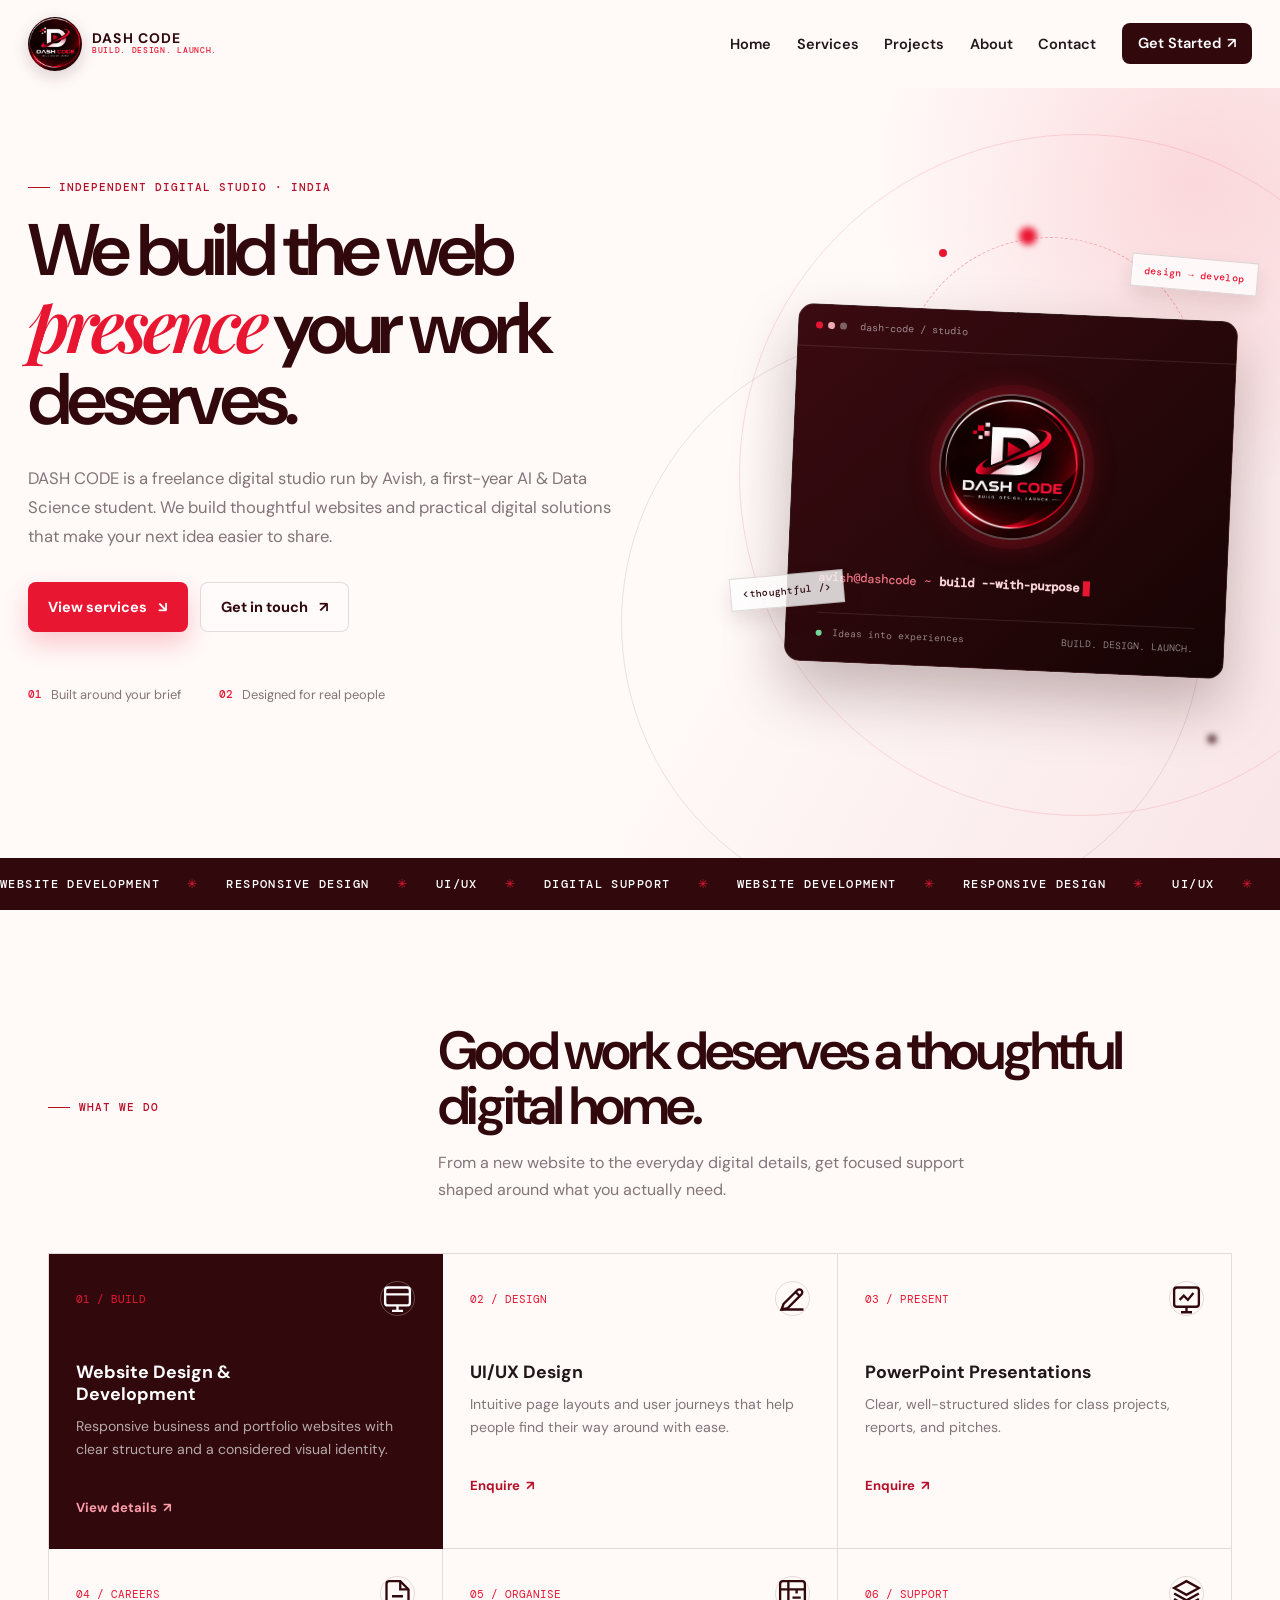
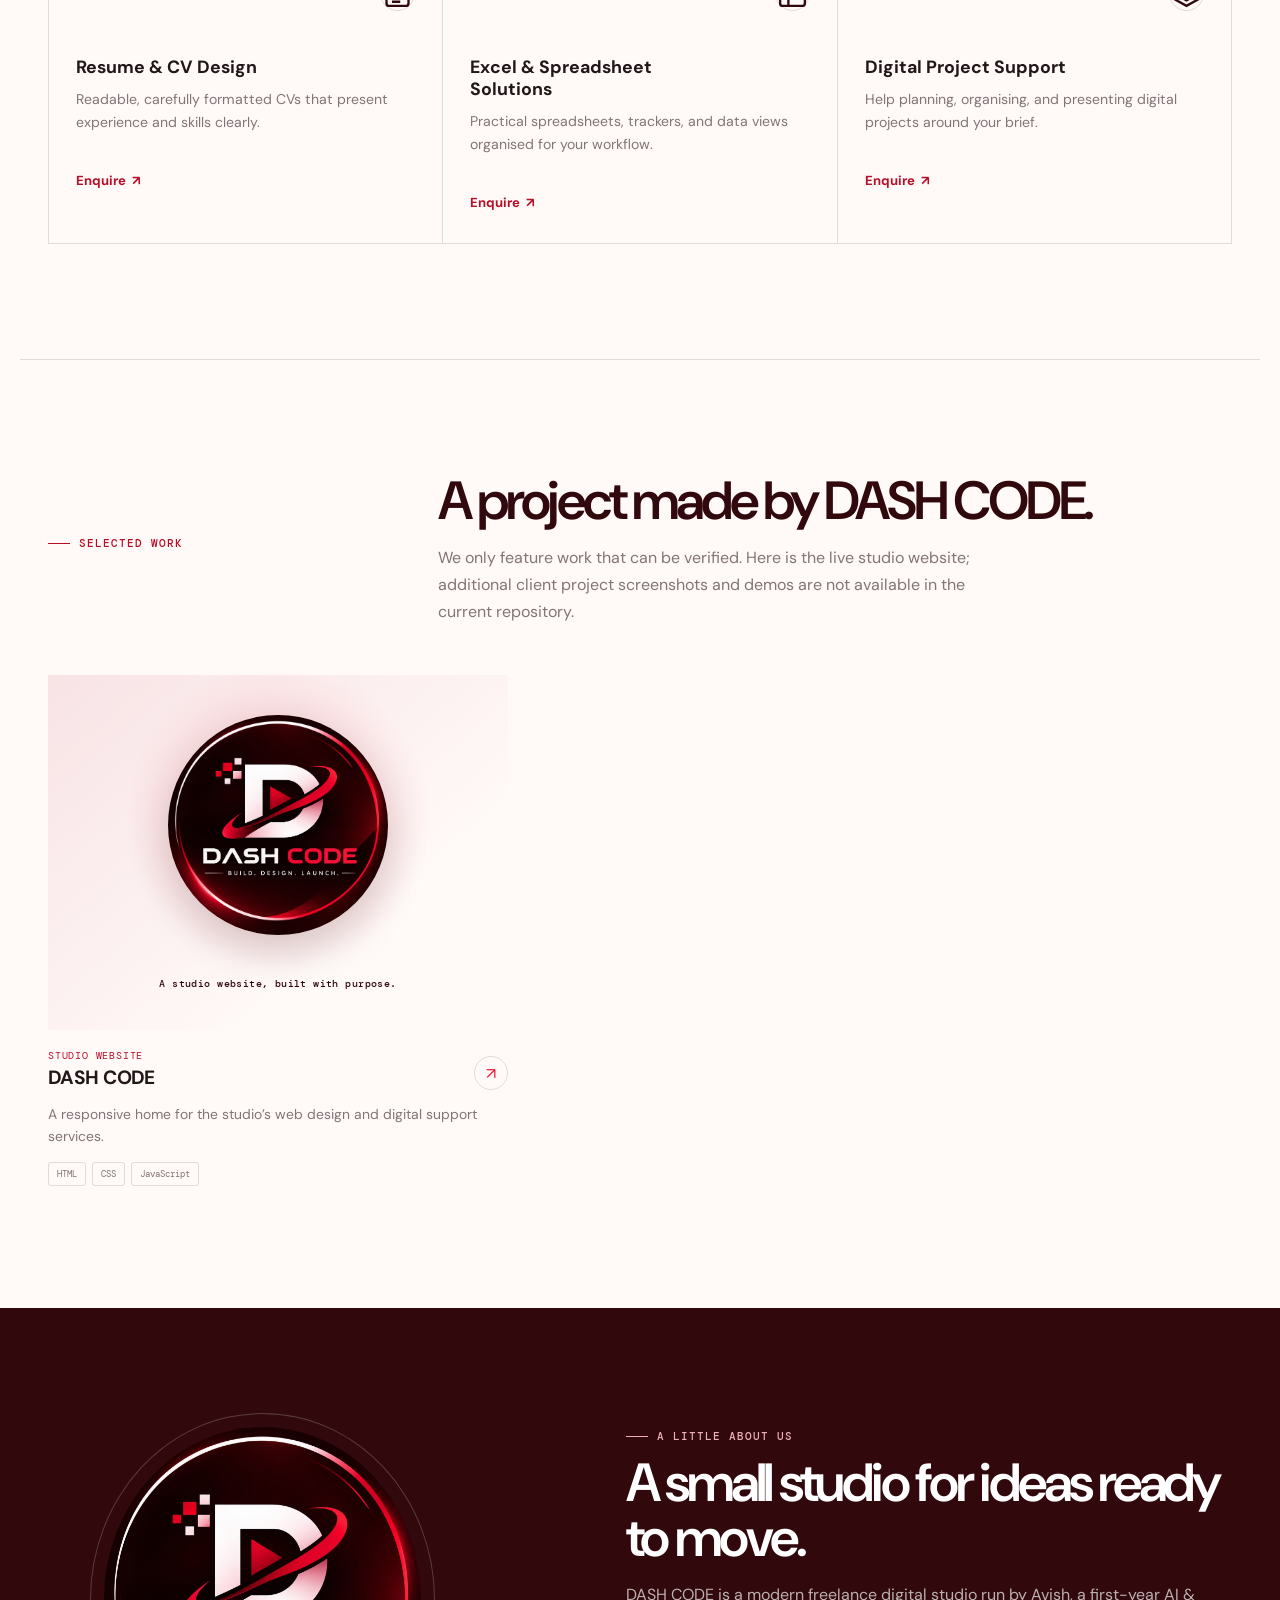
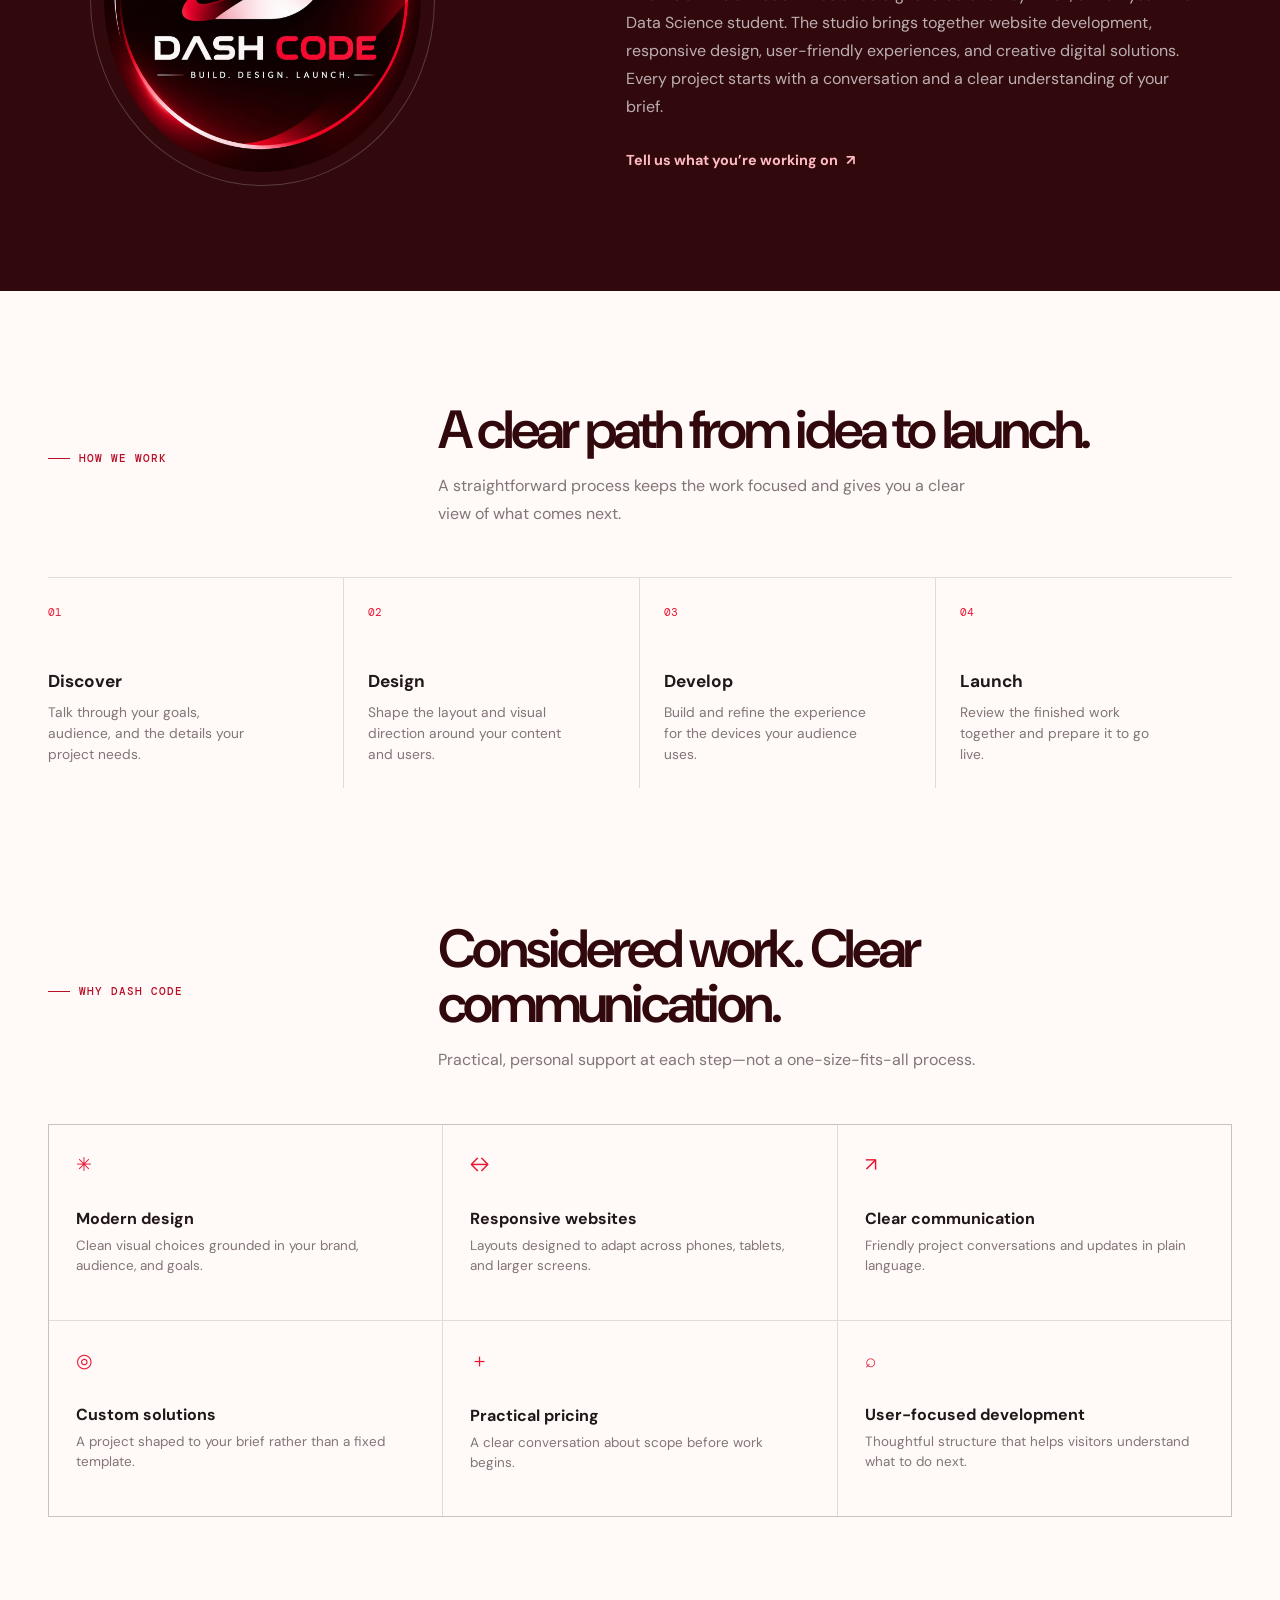
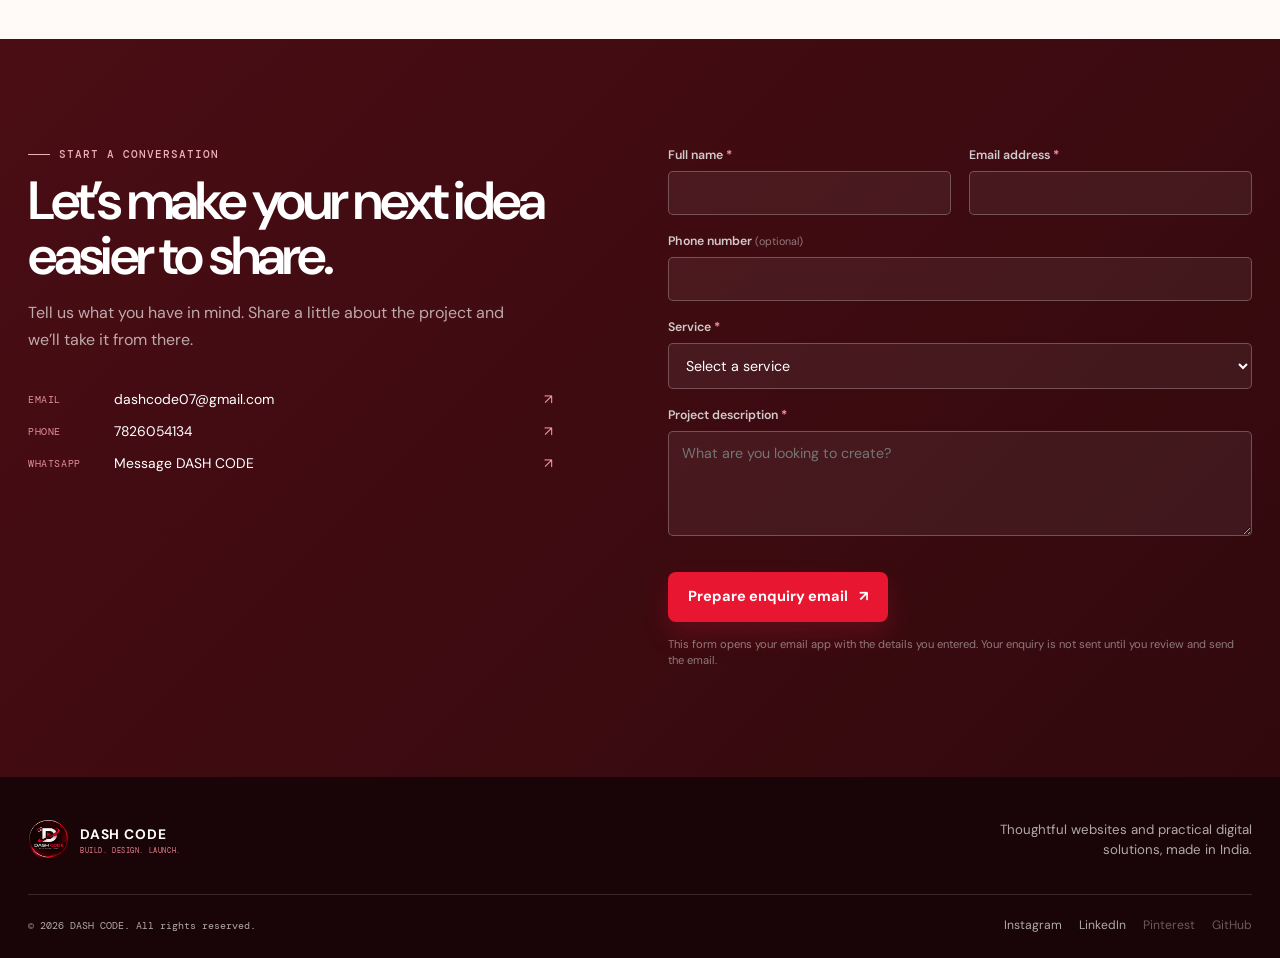
<file: index.html>
<!DOCTYPE html>
<html lang="en">
<head>
    <meta charset="UTF-8">
    <meta name="viewport" content="width=device-width, initial-scale=1">
    <meta name="theme-color" content="#31090D">
    <title>DASH CODE | Freelance Web Developer &amp; Website Design in India</title>
    <meta name="description" content="DASH CODE is an independent digital studio building modern business websites, portfolio sites, and practical digital solutions in India.">
    <link rel="canonical" href="https://dashcode.co.in/">
    <link rel="icon" href="assets/dash-code-logo.png" type="image/png">
    <link rel="apple-touch-icon" href="assets/dash-code-logo.png">
    <meta property="og:type" content="website">
    <meta property="og:site_name" content="DASH CODE">
    <meta property="og:title" content="DASH CODE | Build. Design. Launch.">
    <meta property="og:description" content="Independent web development and digital design in India. Thoughtful websites, built around your work.">
    <meta property="og:url" content="https://dashcode.co.in/">
    <meta property="og:image" content="https://dashcode.co.in/assets/dash-code-logo.png">
    <meta property="og:image:alt" content="DASH CODE logo with the BUILD. DESIGN. LAUNCH. tagline">
    <meta name="twitter:card" content="summary">
    <meta name="twitter:title" content="DASH CODE | Build. Design. Launch.">
    <meta name="twitter:description" content="Independent web development and digital design in India.">
    <meta name="twitter:image" content="https://dashcode.co.in/assets/dash-code-logo.png">
    <link rel="preconnect" href="https://fonts.googleapis.com">
    <link rel="preconnect" href="https://fonts.gstatic.com" crossorigin>
    <link href="https://fonts.googleapis.com/css2?family=DM+Mono:wght@400;500&family=DM+Sans:opsz,wght@9..40,400;9..40,500;9..40,600;9..40,700&family=Playfair+Display:ital,wght@0,600;0,700;1,600;1,700&display=swap" rel="stylesheet">
    <link rel="stylesheet" href="style.css">
    <script src="script.js" defer></script>
    <script type="application/ld+json">
        {
            "@context": "https://schema.org",
            "@type": "ProfessionalService",
            "name": "DASH CODE",
            "url": "https://dashcode.co.in/",
            "logo": "https://dashcode.co.in/assets/dash-code-logo.png",
            "image": "https://dashcode.co.in/assets/dash-code-logo.png",
            "description": "An independent digital studio offering website development, responsive design, and practical digital services in India.",
            "email": "dashcode07@gmail.com",
            "telephone": "+917826054134",
            "areaServed": "India",
            "sameAs": [
                "https://www.instagram.com/dash_.code_?igsh=MW16OGE1c2kxMGt5ZA==",
                "https://www.linkedin.com/in/avish-v-30b599417?utm_source=share_via&utm_content=profile&utm_medium=member_android"
            ],
            "knowsAbout": [
                "Freelance web development",
                "Business website design",
                "Portfolio website development",
                "Responsive web design",
                "UI/UX design"
            ]
        }
    </script>
</head>
<body>
    <a class="skip-link" href="#main-content">Skip to content</a>
    <div class="progress-bar" id="progressBar" aria-hidden="true"></div>
    <header class="site-header">
        <nav class="nav" id="nav" aria-label="Primary navigation">
            <a href="#home" class="brand" aria-label="DASH CODE home">
                <img src="assets/dash-code-logo.png" alt="DASH CODE logo" class="brand-logo" width="54" height="54" fetchpriority="high">
                <span class="brand-copy"><strong>DASH CODE</strong><small>BUILD. DESIGN. LAUNCH.</small></span>
            </a>
            <button class="nav-toggle" id="navToggle" type="button" aria-label="Open navigation menu" aria-controls="navLinks" aria-expanded="false">
                <span></span><span></span><span></span>
            </button>
            <ul class="nav-links" id="navLinks">
                <li><a href="#home">Home</a></li>
                <li><a href="#services">Services</a></li>
                <li><a href="#portfolio">Projects</a></li>
                <li><a href="#about">About</a></li>
                <li><a href="#contact">Contact</a></li>
                <li><a href="#contact" class="nav-cta">Get Started <span aria-hidden="true">↗</span></a></li>
            </ul>
        </nav>
    </header>

    <main id="main-content">
        <section class="hero" id="home">
            <div class="hero-orb hero-orb-one" aria-hidden="true"></div>
            <div class="hero-orb hero-orb-two" aria-hidden="true"></div>
            <div class="hero-inner">
                <div class="hero-copy reveal">
                    <p class="eyebrow"><span aria-hidden="true"></span> Independent digital studio · India</p>
                    <h1>We build the web <em>presence</em> your work deserves.</h1>
                    <p class="hero-sub">DASH CODE is a freelance digital studio run by Avish, a first-year AI &amp; Data Science student. We build thoughtful websites and practical digital solutions that make your next idea easier to share.</p>
                    <div class="hero-actions">
                        <a href="#services" class="btn btn-primary">View services <span aria-hidden="true">↘</span></a>
                        <a href="#contact" class="btn btn-ghost">Get in touch <span aria-hidden="true">↗</span></a>
                    </div>
                    <dl class="hero-notes" aria-label="Studio focus">
                        <div><dt>01</dt><dd>Built around your brief</dd></div>
                        <div><dt>02</dt><dd>Designed for real people</dd></div>
                    </dl>
                </div>
                <div class="hero-visual reveal" aria-label="DASH CODE development terminal illustration">
                    <div class="logo-halo" aria-hidden="true"></div>
                    <div class="terminal">
                        <div class="terminal-bar">
                            <span class="terminal-dots" aria-hidden="true"><i></i><i></i><i></i></span>
                            <span>dash-code / studio</span>
                        </div>
                        <div class="terminal-content">
                            <div class="terminal-brand">
                                <img src="assets/dash-code-logo.png" alt="DASH CODE logo: geometric D monogram, crimson orbit, and studio tagline" width="146" height="146">
                            </div>
                            <p><b>avish@dashcode</b><span>~</span><strong id="typedText">build --with-purpose</strong><i class="cursor" aria-hidden="true"></i></p>
                            <div class="terminal-status"><span><i></i> Ideas into experiences</span><span>BUILD. DESIGN. LAUNCH.</span></div>
                        </div>
                    </div>
                    <span class="code-tag tag-one" aria-hidden="true">&lt;thoughtful /&gt;</span>
                    <span class="code-tag tag-two" aria-hidden="true">design → develop</span>
                </div>
            </div>
        </section>

        <div class="trust-strip" aria-label="Studio capabilities">
            <p>WEBSITE DEVELOPMENT <span>✳</span> RESPONSIVE DESIGN <span>✳</span> UI/UX <span>✳</span> DIGITAL SUPPORT <span>✳</span> WEBSITE DEVELOPMENT <span>✳</span> RESPONSIVE DESIGN <span>✳</span> UI/UX <span>✳</span> DIGITAL SUPPORT</p>
        </div>

        <section class="section services-section" id="services" aria-labelledby="services-title">
            <div class="section-heading reveal">
                <p class="eyebrow"><span aria-hidden="true"></span> What we do</p>
                <div>
                    <h2 id="services-title">Good work deserves a thoughtful digital home.</h2>
                    <p>From a new website to the everyday digital details, get focused support shaped around what you actually need.</p>
                </div>
            </div>
            <div class="services-grid">
                <article class="service-card featured reveal">
                    <div class="service-top"><span class="service-number">01 / BUILD</span><span class="service-icon" aria-hidden="true"><svg viewBox="0 0 24 24" fill="none" stroke="currentColor" stroke-width="1.7"><rect x="3" y="4" width="18" height="13" rx="2"/><path d="M8 21h8M12 17v4M3 9h18"/></svg></span></div>
                    <h3>Website Design &amp; Development</h3>
                    <p>Responsive business and portfolio websites with clear structure and a considered visual identity.</p>
                    <a href="web-design.html">View details <span aria-hidden="true">↗</span></a>
                </article>
                <article class="service-card reveal">
                    <div class="service-top"><span class="service-number">02 / DESIGN</span><span class="service-icon" aria-hidden="true"><svg viewBox="0 0 24 24" fill="none" stroke="currentColor" stroke-width="1.7"><path d="m4 20 4.5-1 10-10a2.1 2.1 0 0 0-3-3l-10 10L4 20Z"/><path d="m14 7 3 3M4 20h16"/></svg></span></div>
                    <h3>UI/UX Design</h3>
                    <p>Intuitive page layouts and user journeys that help people find their way around with ease.</p>
                    <a href="#contact" data-service="UI/UX Design">Enquire <span aria-hidden="true">↗</span></a>
                </article>
                <article class="service-card reveal">
                    <div class="service-top"><span class="service-number">03 / PRESENT</span><span class="service-icon" aria-hidden="true"><svg viewBox="0 0 24 24" fill="none" stroke="currentColor" stroke-width="1.7"><rect x="3" y="4" width="18" height="14" rx="2"/><path d="M8 22h8m-4-4v4m-5-9 3-3 3 3 4-5"/></svg></span></div>
                    <h3>PowerPoint Presentations</h3>
                    <p>Clear, well-structured slides for class projects, reports, and pitches.</p>
                    <a href="#contact" data-service="PowerPoint Presentations">Enquire <span aria-hidden="true">↗</span></a>
                </article>
                <article class="service-card reveal">
                    <div class="service-top"><span class="service-number">04 / CAREERS</span><span class="service-icon" aria-hidden="true"><svg viewBox="0 0 24 24" fill="none" stroke="currentColor" stroke-width="1.7"><path d="M14 3H6a2 2 0 0 0-2 2v14a2 2 0 0 0 2 2h12a2 2 0 0 0 2-2V9z"/><path d="M14 3v6h6M8 14h8m-8 4h6"/></svg></span></div>
                    <h3>Resume &amp; CV Design</h3>
                    <p>Readable, carefully formatted CVs that present experience and skills clearly.</p>
                    <a href="#contact" data-service="Resume &amp; CV Design">Enquire <span aria-hidden="true">↗</span></a>
                </article>
                <article class="service-card reveal">
                    <div class="service-top"><span class="service-number">05 / ORGANISE</span><span class="service-icon" aria-hidden="true"><svg viewBox="0 0 24 24" fill="none" stroke="currentColor" stroke-width="1.7"><rect x="3" y="3" width="18" height="18" rx="2"/><path d="M3 9h18M9 3v18m6-12v3m-3 3h6"/></svg></span></div>
                    <h3>Excel &amp; Spreadsheet Solutions</h3>
                    <p>Practical spreadsheets, trackers, and data views organised for your workflow.</p>
                    <a href="#contact" data-service="Excel &amp; Spreadsheet Solutions">Enquire <span aria-hidden="true">↗</span></a>
                </article>
                <article class="service-card reveal">
                    <div class="service-top"><span class="service-number">06 / SUPPORT</span><span class="service-icon" aria-hidden="true"><svg viewBox="0 0 24 24" fill="none" stroke="currentColor" stroke-width="1.7"><path d="M12 3 3 8l9 5 9-5-9-5Z"/><path d="m3 12 9 5 9-5M3 16l9 5 9-5"/></svg></span></div>
                    <h3>Digital Project Support</h3>
                    <p>Help planning, organising, and presenting digital projects around your brief.</p>
                    <a href="#contact" data-service="Digital Project Support">Enquire <span aria-hidden="true">↗</span></a>
                </article>
            </div>
        </section>

        <section class="section portfolio-section" id="portfolio" aria-labelledby="portfolio-title">
            <div class="section-heading reveal">
                <p class="eyebrow"><span aria-hidden="true"></span> Selected work</p>
                <div>
                    <h2 id="portfolio-title">A project made by DASH CODE.</h2>
                    <p>We only feature work that can be verified. Here is the live studio website; additional client project screenshots and demos are not available in the current repository.</p>
                </div>
            </div>
            <div class="project-grid">
                <article class="project-card project-studio reveal">
                    <a class="project-art project-studio-art" href="https://dashcode.co.in/" target="_blank" rel="noopener noreferrer" aria-label="Open the DASH CODE studio website">
                        <img src="assets/dash-code-logo.png" alt="DASH CODE official brand logo" width="300" height="300" loading="lazy">
                        <span class="studio-art-label">A studio website, built with purpose.</span>
                    </a>
                    <div class="project-info">
                        <div><p>Studio website</p><h3>DASH CODE</h3></div>
                        <a class="project-arrow" href="https://dashcode.co.in/" target="_blank" rel="noopener noreferrer" aria-label="View the DASH CODE website">↗</a>
                    </div>
                    <p class="project-copy">A responsive home for the studio’s web design and digital support services.</p>
                    <ul class="project-tags" aria-label="Verified technologies"><li>HTML</li><li>CSS</li><li>JavaScript</li></ul>
                </article>
            </div>
        </section>

        <section class="about-band" id="about" aria-labelledby="about-title">
            <div class="about-inner">
                <div class="about-logo reveal">
                    <img src="assets/dash-code-logo.png" alt="DASH CODE logo and BUILD. DESIGN. LAUNCH. tagline" width="345" height="345" loading="lazy">
                </div>
                <div class="about-copy reveal">
                    <p class="eyebrow eyebrow-light"><span aria-hidden="true"></span> A little about us</p>
                    <h2 id="about-title">A small studio for ideas ready to move.</h2>
                    <p>DASH CODE is a modern freelance digital studio run by Avish, a first-year AI &amp; Data Science student. The studio brings together website development, responsive design, user-friendly experiences, and creative digital solutions. Every project starts with a conversation and a clear understanding of your brief.</p>
                    <a class="text-link" href="#contact">Tell us what you’re working on <span aria-hidden="true">↗</span></a>
                </div>
            </div>
        </section>

        <section class="section process-section" aria-labelledby="process-title">
            <div class="section-heading reveal">
                <p class="eyebrow"><span aria-hidden="true"></span> How we work</p>
                <div>
                    <h2 id="process-title">A clear path from idea to launch.</h2>
                    <p>A straightforward process keeps the work focused and gives you a clear view of what comes next.</p>
                </div>
            </div>
            <ol class="process-list">
                <li class="reveal"><span>01</span><h3>Discover</h3><p>Talk through your goals, audience, and the details your project needs.</p></li>
                <li class="reveal"><span>02</span><h3>Design</h3><p>Shape the layout and visual direction around your content and users.</p></li>
                <li class="reveal"><span>03</span><h3>Develop</h3><p>Build and refine the experience for the devices your audience uses.</p></li>
                <li class="reveal"><span>04</span><h3>Launch</h3><p>Review the finished work together and prepare it to go live.</p></li>
            </ol>
        </section>

        <section class="section reasons-section" aria-labelledby="reasons-title">
            <div class="section-heading reveal">
                <p class="eyebrow"><span aria-hidden="true"></span> Why DASH CODE</p>
                <div>
                    <h2 id="reasons-title">Considered work. Clear communication.</h2>
                    <p>Practical, personal support at each step—not a one-size-fits-all process.</p>
                </div>
            </div>
            <div class="reasons-grid">
                <article class="reason reveal"><span aria-hidden="true">✳</span><h3>Modern design</h3><p>Clean visual choices grounded in your brand, audience, and goals.</p></article>
                <article class="reason reveal"><span aria-hidden="true">↔</span><h3>Responsive websites</h3><p>Layouts designed to adapt across phones, tablets, and larger screens.</p></article>
                <article class="reason reveal"><span aria-hidden="true">↗</span><h3>Clear communication</h3><p>Friendly project conversations and updates in plain language.</p></article>
                <article class="reason reveal"><span aria-hidden="true">◎</span><h3>Custom solutions</h3><p>A project shaped to your brief rather than a fixed template.</p></article>
                <article class="reason reveal"><span aria-hidden="true">＋</span><h3>Practical pricing</h3><p>A clear conversation about scope before work begins.</p></article>
                <article class="reason reveal"><span aria-hidden="true">⌕</span><h3>User-focused development</h3><p>Thoughtful structure that helps visitors understand what to do next.</p></article>
            </div>
        </section>

        <section class="contact-wrap" id="contact" aria-labelledby="contact-title">
            <div class="contact-inner">
                <div class="contact-intro reveal">
                    <p class="eyebrow eyebrow-light"><span aria-hidden="true"></span> Start a conversation</p>
                    <h2 id="contact-title">Let’s make your next idea easier to share.</h2>
                    <p>Tell us what you have in mind. Share a little about the project and we’ll take it from there.</p>
                    <div class="contact-direct">
                        <a href="mailto:dashcode07@gmail.com"><span>Email</span>dashcode07@gmail.com<i aria-hidden="true">↗</i></a>
                        <a href="tel:7826054134"><span>Phone</span>7826054134<i aria-hidden="true">↗</i></a>
                        <a href="https://wa.me/917826054134?text=Hello%20DASH%20CODE%2C%20I%27d%20like%20to%20discuss%20a%20project." target="_blank" rel="noopener noreferrer"><span>WhatsApp</span>Message DASH CODE<i aria-hidden="true">↗</i></a>
                    </div>
                </div>
                <form class="enquiry-form reveal" id="enquiryForm" action="mailto:dashcode07@gmail.com" method="post" enctype="text/plain">
                    <div class="form-row">
                        <label for="fullName">Full name <b aria-hidden="true">*</b></label>
                        <input id="fullName" name="fullName" type="text" autocomplete="name" maxlength="100" required>
                    </div>
                    <div class="form-row">
                        <label for="email">Email address <b aria-hidden="true">*</b></label>
                        <input id="email" name="email" type="email" autocomplete="email" maxlength="254" required>
                    </div>
                    <div class="form-row">
                        <label for="phone">Phone number <small>(optional)</small></label>
                        <input id="phone" name="phone" type="tel" autocomplete="tel" inputmode="tel" maxlength="32" pattern="[+0-9() .-]{7,32}" title="Enter a phone number using digits, spaces, +, parentheses, periods, or hyphens.">
                    </div>
                    <div class="form-row">
                        <label for="service">Service <b aria-hidden="true">*</b></label>
                        <select id="service" name="service" required>
                            <option value="" selected disabled>Select a service</option>
                            <option>Website Design &amp; Development</option>
                            <option>UI/UX Design</option>
                            <option>PowerPoint Presentations</option>
                            <option>Resume &amp; CV Design</option>
                            <option>Excel &amp; Spreadsheet Solutions</option>
                            <option>Digital Project Support</option>
                            <option>Something else</option>
                        </select>
                    </div>
                    <div class="form-row">
                        <label for="project">Project description <b aria-hidden="true">*</b></label>
                        <textarea id="project" name="project" rows="4" maxlength="2000" required placeholder="What are you looking to create?"></textarea>
                    </div>
                    <p class="form-error" id="formError" role="status" aria-live="polite"></p>
                    <button class="btn btn-primary" type="submit">Prepare enquiry email <span aria-hidden="true">↗</span></button>
                    <p class="form-note">This form opens your email app with the details you entered. Your enquiry is not sent until you review and send the email.</p>
                </form>
            </div>
        </section>
    </main>

    <footer class="site-footer">
        <div class="footer-top">
            <a href="#home" class="footer-brand"><img src="assets/dash-code-logo.png" alt="DASH CODE logo" width="41" height="41" loading="lazy"><span>DASH CODE<small>BUILD. DESIGN. LAUNCH.</small></span></a>
            <p>Thoughtful websites and practical digital solutions, made in India.</p>
        </div>
        <div class="footer-bottom">
            <p>© 2026 DASH CODE. All rights reserved.</p>
            <div class="socials" aria-label="Social profiles">
                <a href="https://www.instagram.com/dash_.code_?igsh=MW16OGE1c2kxMGt5ZA==" target="_blank" rel="noopener noreferrer">Instagram</a>
                <a href="https://www.linkedin.com/in/avish-v-30b599417?utm_source=share_via&utm_content=profile&utm_medium=member_android" target="_blank" rel="noopener noreferrer">LinkedIn</a>
                <span title="Official account link not yet supplied">Pinterest</span>
                <span title="Official account link not yet supplied">GitHub</span>
            </div>
        </div>
    </footer>
</body>
</html>
</file>
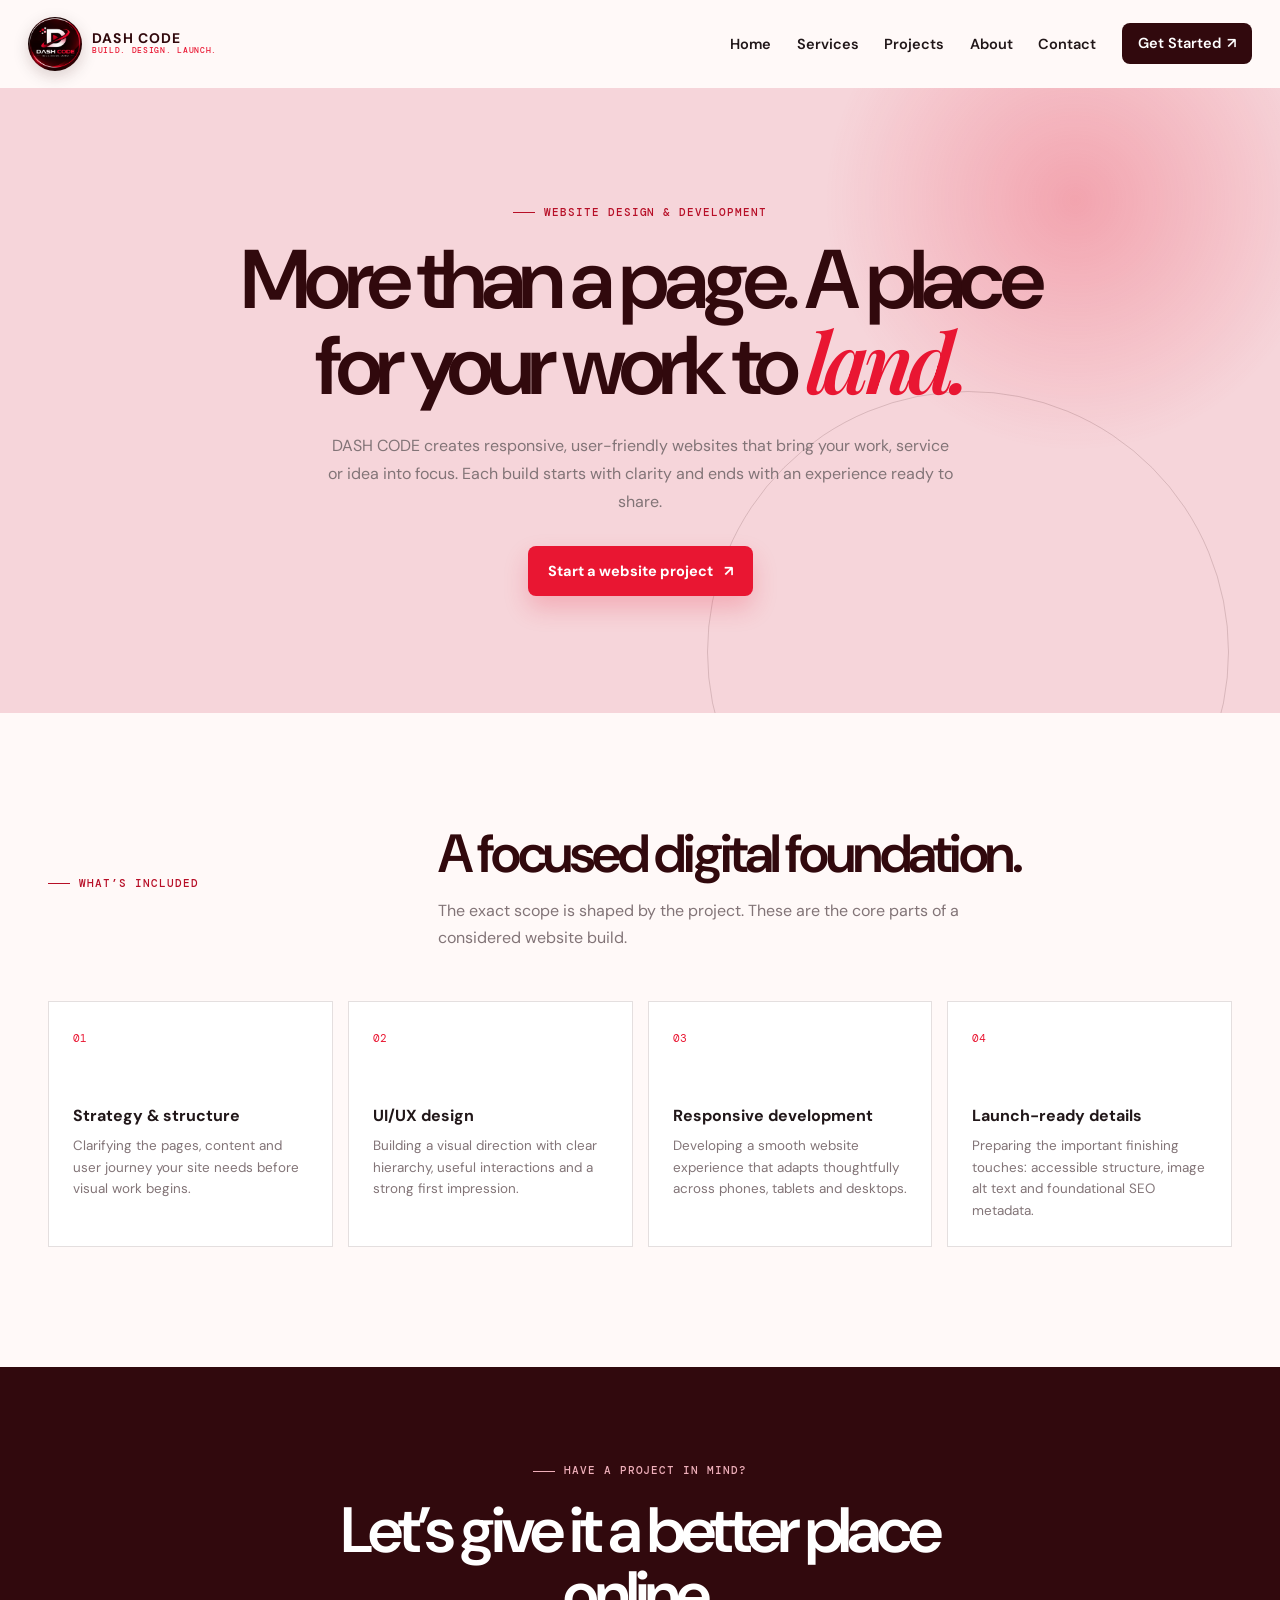
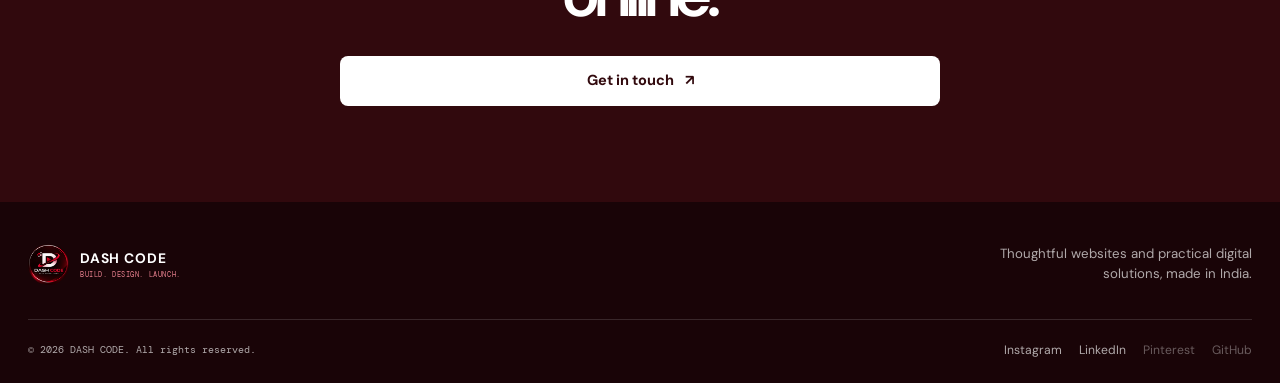
<file: web-design.html>
<!DOCTYPE html>
<html lang="en">
<head>
    <meta charset="UTF-8">
    <meta name="viewport" content="width=device-width, initial-scale=1.0">
    <meta name="theme-color" content="#31090D">
    <title>Website Design &amp; Development | DASH CODE</title>
    <meta name="description" content="Website design and development by DASH CODE: modern, responsive business and portfolio websites built for clear user experiences.">
    <link rel="canonical" href="https://dashcode.co.in/web-design.html">
    <link rel="icon" href="assets/dash-code-logo.png" type="image/png">
    <link rel="apple-touch-icon" href="assets/dash-code-logo.png">
    <meta property="og:type" content="website">
    <meta property="og:site_name" content="DASH CODE">
    <meta property="og:title" content="Website Design &amp; Development | DASH CODE">
    <meta property="og:description" content="Modern, responsive websites built with purpose by DASH CODE.">
    <meta property="og:url" content="https://dashcode.co.in/web-design.html">
    <meta property="og:image" content="https://dashcode.co.in/assets/dash-code-logo.png">
    <meta property="og:image:alt" content="DASH CODE logo with the BUILD. DESIGN. LAUNCH. tagline">
    <meta name="twitter:card" content="summary">
    <meta name="twitter:title" content="Website Design &amp; Development | DASH CODE">
    <meta name="twitter:description" content="Modern, responsive websites built with purpose by DASH CODE.">
    <meta name="twitter:image" content="https://dashcode.co.in/assets/dash-code-logo.png">
    <link rel="preconnect" href="https://fonts.googleapis.com">
    <link rel="preconnect" href="https://fonts.gstatic.com" crossorigin>
    <link href="https://fonts.googleapis.com/css2?family=DM+Mono:wght@400;500&family=DM+Sans:opsz,wght@9..40,400;9..40,500;9..40,600;9..40,700&family=Playfair+Display:ital,wght@0,600;0,700;1,600;1,700&display=swap" rel="stylesheet">
    <link rel="stylesheet" href="style.css">
    <script src="script.js" defer></script>
</head>
<body>
    <a class="skip-link" href="#main-content">Skip to content</a>
    <div class="progress-bar" id="progressBar"></div>
    <header class="site-header">
        <nav class="nav" id="nav" aria-label="Primary navigation">
            <a href="index.html#home" class="brand" aria-label="DASH CODE home"><img src="assets/dash-code-logo.png" alt="DASH CODE logo" class="brand-logo"><span class="brand-copy"><strong>DASH CODE</strong><small>BUILD. DESIGN. LAUNCH.</small></span></a>
            <button class="nav-toggle" id="navToggle" type="button" aria-label="Open navigation menu" aria-controls="navLinks" aria-expanded="false"><span></span><span></span><span></span></button>
            <ul class="nav-links" id="navLinks">
                <li><a href="index.html#home">Home</a></li><li><a href="index.html#services">Services</a></li><li><a href="index.html#portfolio">Projects</a></li><li><a href="index.html#about">About</a></li><li><a href="index.html#contact">Contact</a></li><li><a href="index.html#contact" class="nav-cta">Get Started <span aria-hidden="true">↗</span></a></li>
            </ul>
        </nav>
    </header>
    <main id="main-content">
        <section class="service-page-hero">
            <div class="service-page-inner reveal"><p class="eyebrow"><span aria-hidden="true"></span> Website design &amp; development</p><h1>More than a page. A place for your work to <em>land.</em></h1><p>DASH CODE creates responsive, user-friendly websites that bring your work, service or idea into focus. Each build starts with clarity and ends with an experience ready to share.</p><a class="btn btn-primary" href="index.html#contact">Start a website project <span aria-hidden="true">↗</span></a></div>
        </section>
        <section class="section service-detail-section">
            <div class="section-heading reveal"><p class="eyebrow"><span aria-hidden="true"></span> What’s included</p><div><h2>A focused digital foundation.</h2><p>The exact scope is shaped by the project. These are the core parts of a considered website build.</p></div></div>
            <div class="service-detail-grid">
                <article class="detail-card reveal"><span>01</span><h3>Strategy &amp; structure</h3><p>Clarifying the pages, content and user journey your site needs before visual work begins.</p></article>
                <article class="detail-card reveal"><span>02</span><h3>UI/UX design</h3><p>Building a visual direction with clear hierarchy, useful interactions and a strong first impression.</p></article>
                <article class="detail-card reveal"><span>03</span><h3>Responsive development</h3><p>Developing a smooth website experience that adapts thoughtfully across phones, tablets and desktops.</p></article>
                <article class="detail-card reveal"><span>04</span><h3>Launch-ready details</h3><p>Preparing the important finishing touches: accessible structure, image alt text and foundational SEO metadata.</p></article>
            </div>
        </section>
        <section class="service-page-cta"><div class="reveal"><p class="eyebrow eyebrow-light"><span aria-hidden="true"></span> Have a project in mind?</p><h2>Let’s give it a better place online.</h2><a class="btn btn-light" href="index.html#contact">Get in touch <span aria-hidden="true">↗</span></a></div></section>
    </main>
    <footer class="site-footer"><div class="footer-top"><a href="index.html#home" class="footer-brand"><img src="assets/dash-code-logo.png" alt="DASH CODE logo"><span>DASH CODE<small>BUILD. DESIGN. LAUNCH.</small></span></a><p>Thoughtful websites and practical digital solutions, made in India.</p></div><div class="footer-bottom"><p>© 2026 DASH CODE. All rights reserved.</p><div class="socials"><a href="https://www.instagram.com/dash_.code_?igsh=MW16OGE1c2kxMGt5ZA==" target="_blank" rel="noopener">Instagram</a><a href="https://www.linkedin.com/in/avish-v-30b599417?utm_source=share_via&utm_content=profile&utm_medium=member_android" target="_blank" rel="noopener">LinkedIn</a><span title="Official account link not yet supplied">Pinterest</span><span title="Official account link not yet supplied">GitHub</span></div></div></footer>
</body>
</html>
</file>
<file: style.css>
:root {
    --red: #E91632;
    --red-dark: #B70F27;
    --burgundy: #31090D;
    --ink: #211719;
    --muted: #827477;
    --paper: #FFF9F8;
    --blush: #F6D5DA;
    --white: #FFFFFF;
    --line: rgba(49, 9, 13, .13);
    --mono: 'DM Mono', monospace;
    --sans: 'DM Sans', sans-serif;
    --serif: 'Playfair Display', Georgia, serif;
}

* { box-sizing: border-box; }
html { scroll-behavior: smooth; scroll-padding-top: 96px; }
body { margin: 0; overflow-x: hidden; background: var(--paper); color: var(--ink); font-family: var(--sans); font-size: 16px; }
img { display: block; max-width: 100%; }
a { color: inherit; }
button, input, select, textarea { font: inherit; }
button { cursor: pointer; }

.skip-link { position: fixed; top: 8px; left: 8px; z-index: 2000; transform: translateY(-200%); padding: 10px 14px; background: var(--white); color: var(--burgundy); font-weight: 700; border-radius: 6px; }
.skip-link:focus { transform: translateY(0); }
.progress-bar { position: fixed; z-index: 1500; left: 0; top: 0; height: 3px; width: 0; background: linear-gradient(90deg, var(--red), #ff7789); transition: width .1s linear; }

.nav { height: 88px; position: sticky; top: 0; z-index: 1000; display: flex; align-items: center; justify-content: space-between; gap: 24px; padding: 11px max(28px, calc((100% - 1240px) / 2)); background: rgba(255, 249, 248, .82); border-bottom: 1px solid transparent; backdrop-filter: blur(18px); transition: height .25s ease, box-shadow .25s ease, border-color .25s ease; }
.nav.scrolled { height: 74px; border-color: var(--line); box-shadow: 0 8px 24px rgba(49, 9, 13, .06); }
.brand { display: flex; align-items: center; gap: 10px; flex: 0 0 auto; color: var(--burgundy); text-decoration: none; }
.brand-logo { width: 54px; height: 54px; object-fit: cover; border-radius: 50%; box-shadow: 0 5px 16px rgba(49, 9, 13, .18); }
.brand-copy { display: grid; gap: 1px; line-height: 1; }
.brand-copy strong { font-size: .87rem; letter-spacing: .085em; }
.brand-copy small { color: var(--red); font: 500 .47rem/1.2 var(--mono); letter-spacing: .09em; white-space: nowrap; }
.nav-links { display: flex; align-items: center; gap: clamp(18px, 2vw, 33px); margin: 0; padding: 0; list-style: none; }
.nav-links a { position: relative; color: var(--ink); font-size: .91rem; font-weight: 600; text-decoration: none; }
.nav-links a:not(.nav-cta)::after { position: absolute; bottom: -7px; left: 0; width: 0; height: 2px; background: var(--red); content: ''; transition: width .2s ease; }
.nav-links a:not(.nav-cta):hover::after, .nav-links a:not(.nav-cta):focus-visible::after { width: 100%; }
.nav-cta { display: inline-flex; align-items: center; gap: 6px; padding: 11px 16px; border-radius: 8px; background: var(--burgundy); color: var(--white) !important; transition: background .2s ease, transform .2s ease; }
.nav-cta:hover { background: var(--red); transform: translateY(-2px); }
.nav-toggle { display: none; width: 42px; height: 42px; padding: 9px; border: 1px solid var(--line); border-radius: 8px; background: transparent; }
.nav-toggle span { display: block; width: 21px; height: 2px; margin: 4px auto; background: var(--burgundy); transition: transform .2s ease, opacity .2s ease; }
.nav-toggle.open span:nth-child(1) { transform: translateY(6px) rotate(45deg); }.nav-toggle.open span:nth-child(2) { opacity: 0; }.nav-toggle.open span:nth-child(3) { transform: translateY(-6px) rotate(-45deg); }

.hero { position: relative; isolation: isolate; min-height: min(770px, calc(100vh - 88px)); padding: 92px max(28px, calc((100% - 1240px) / 2)) 78px; overflow: hidden; background: radial-gradient(circle at 93% 12%, rgba(233, 22, 50, .12), transparent 23%), linear-gradient(120deg, #fff9f8 0%, #fff9f8 60%, #f9e5e7 100%); }
.hero::before { position: absolute; z-index: -1; top: 6%; right: -11%; width: min(680px, 60vw); aspect-ratio: 1; border: 1px solid rgba(233, 22, 50, .13); border-radius: 50%; content: ''; }
.hero::after { position: absolute; z-index: -1; right: 6%; bottom: -56px; width: min(580px, 48vw); aspect-ratio: 1; border: 1px solid rgba(49, 9, 13, .1); border-radius: 50%; content: ''; }
.hero-inner { position: relative; z-index: 1; display: grid; grid-template-columns: minmax(0, 1.08fr) minmax(360px, .92fr); align-items: center; gap: clamp(42px, 7vw, 110px); max-width: 1240px; margin: 0 auto; }
.eyebrow { display: flex; align-items: center; gap: 9px; margin: 0 0 20px; color: var(--red-dark); font: 500 .69rem/1.4 var(--mono); letter-spacing: .09em; text-transform: uppercase; }
.eyebrow > span { width: 22px; height: 1px; background: currentColor; }
.hero h1 { max-width: 650px; margin: 0; color: var(--burgundy); font-size: clamp(3rem, 5.7vw, 5.55rem); font-weight: 600; letter-spacing: -.065em; line-height: .98; }
.hero h1 em { color: var(--red); font-family: var(--serif); font-weight: 600; letter-spacing: -.075em; }
.hero-sub { max-width: 600px; margin: 28px 0 31px; color: var(--muted); font-size: 1.04rem; line-height: 1.75; }
.hero-actions { display: flex; flex-wrap: wrap; gap: 12px; }
.btn { display: inline-flex; align-items: center; justify-content: center; gap: 11px; min-height: 50px; padding: 13px 20px; border: 0; border-radius: 8px; font-family: var(--sans); font-size: .91rem; font-weight: 700; text-decoration: none; transition: transform .2s ease, box-shadow .2s ease, background .2s ease; }
.btn:hover { transform: translateY(-3px); }
.btn-primary { background: var(--red); color: var(--white); box-shadow: 0 12px 24px rgba(233, 22, 50, .21); }.btn-primary:hover { background: var(--red-dark); box-shadow: 0 16px 28px rgba(233, 22, 50, .27); }
.btn-ghost { border: 1px solid var(--line); background: rgba(255,255,255,.42); color: var(--burgundy); }.btn-ghost:hover { border-color: var(--red); color: var(--red); }
.btn-light { width: 100%; background: var(--white); color: var(--burgundy); }.btn-light:hover { box-shadow: 0 10px 25px rgba(0, 0, 0, .16); }
.hero-notes { display: flex; gap: 38px; margin: 54px 0 0; }.hero-notes div { display: flex; align-items: center; gap: 9px; }.hero-notes dt { color: var(--red); font: 500 .71rem var(--mono); }.hero-notes dd { margin: 0; color: var(--muted); font-size: .8rem; }
.hero-visual { position: relative; min-height: 435px; }.logo-halo { position: absolute; top: 3%; right: 10%; width: 300px; aspect-ratio: 1; border: 1px dashed rgba(233, 22, 50, .32); border-radius: 50%; animation: spin 36s linear infinite; }.logo-halo::before, .logo-halo::after { position: absolute; border-radius: 50%; content: ''; }.logo-halo::before { top: 11px; left: 38px; width: 8px; height: 8px; background: var(--red); }.logo-halo::after { right: 30px; bottom: 10px; width: 6px; height: 6px; background: var(--burgundy); }
.terminal { position: absolute; z-index: 2; top: 88px; right: 4%; width: min(100%, 440px); overflow: hidden; border: 1px solid rgba(255,255,255,.12); border-radius: 16px; background: linear-gradient(135deg, #3b0b11, #160404); box-shadow: 0 28px 60px rgba(49, 9, 13, .28); transform: rotate(2.5deg); transition: transform .35s ease; }.terminal:hover { transform: rotate(0deg) translateY(-6px); }
.terminal-bar { display: flex; align-items: center; gap: 13px; padding: 14px 17px; border-bottom: 1px solid rgba(255,255,255,.1); color: rgba(255,255,255,.52); font: .63rem var(--mono); }.terminal-dots { display: flex; gap: 5px; }.terminal-dots i { width: 7px; height: 7px; border-radius: 50%; background: rgba(255,255,255,.35); }.terminal-dots i:first-child { background: var(--red); }.terminal-dots i:nth-child(2) { background: #efa9b3; }
.terminal-content { padding: 39px 30px 22px; }.terminal-brand { width: 146px; height: 146px; margin: 0 auto 34px; overflow: hidden; border: 2px solid rgba(255,255,255,.25); border-radius: 50%; box-shadow: 0 0 0 9px rgba(233,22,50,.09), 0 0 30px rgba(233,22,50,.34); }.terminal-brand img { width: 100%; height: 100%; object-fit: cover; }
.terminal-content > p { display: flex; align-items: center; min-height: 22px; margin: 0; color: #f9d4d9; font: .78rem var(--mono); white-space: nowrap; }.terminal-content p b { color: #e5707f; font-weight: 500; }.terminal-content p > span:nth-of-type(1) { margin: 0 8px; color: #ff7184; }.cursor { display: inline-block; width: 7px; height: 15px; margin-left: 4px; background: var(--red); animation: blink .9s steps(2) infinite; }
.terminal-status { display: flex; justify-content: space-between; margin-top: 24px; padding-top: 13px; border-top: 1px solid rgba(255,255,255,.1); color: rgba(255,255,255,.5); font: .6rem var(--mono); }.terminal-status span:first-child i { display: inline-block; width: 6px; height: 6px; margin-right: 5px; border-radius: 50%; background: #73d89b; }
.code-tag { position: absolute; z-index: 3; padding: 9px 12px; border: 1px solid rgba(49,9,13,.15); background: rgba(255,255,255,.8); box-shadow: 0 10px 20px rgba(49, 9, 13, .1); color: var(--burgundy); font: 500 .61rem var(--mono); letter-spacing: .03em; }.tag-one { bottom: 52px; left: 0; transform: rotate(-5deg); }.tag-two { top: 34px; right: -1%; color: var(--red); transform: rotate(5deg); }
.hero-orb { position: absolute; z-index: -1; border-radius: 50%; filter: blur(3px); }.hero-orb-one { top: 18%; right: 19%; width: 18px; height: 18px; background: var(--red); animation: bob 4s ease-in-out infinite; }.hero-orb-two { right: 5%; bottom: 15%; width: 8px; height: 8px; background: var(--burgundy); animation: bob 3s 1s ease-in-out infinite; }

.trust-strip { overflow: hidden; padding: 18px 0; background: var(--burgundy); color: var(--white); white-space: nowrap; }.trust-strip p { width: max-content; margin: 0; font: 500 .74rem var(--mono); letter-spacing: .12em; animation: ticker 26s linear infinite; }.trust-strip span { margin: 0 19px; color: var(--red); }
.section { max-width: 1240px; margin: 0 auto; padding: 122px max(28px, calc((100% - 1240px) / 2)); }.section-heading { display: grid; grid-template-columns: .45fr 1fr; gap: 32px; margin-bottom: 50px; }.section-heading h2, .about-copy h2, .contact-intro h2 { margin: -8px 0 15px; color: var(--burgundy); font-size: clamp(2.25rem, 4.2vw, 4rem); font-weight: 600; letter-spacing: -.06em; line-height: 1.02; }.section-heading > div > p { max-width: 540px; margin: 0; color: var(--muted); line-height: 1.7; }
.services-section { padding-bottom: 115px; }.services-grid { display: grid; grid-template-columns: repeat(3, 1fr); border-top: 1px solid var(--line); border-left: 1px solid var(--line); }.service-card { min-height: 295px; padding: 27px 27px 24px; border-right: 1px solid var(--line); border-bottom: 1px solid var(--line); background: var(--paper); transition: background .25s ease, transform .25s ease, box-shadow .25s ease; }.service-card:hover { position: relative; z-index: 1; background: var(--white); box-shadow: 0 19px 40px rgba(49,9,13,.1); transform: translateY(-5px); }.service-card.featured { background: var(--burgundy); color: var(--white); }.service-top { display: flex; align-items: center; justify-content: space-between; margin-bottom: 45px; }.service-number { color: var(--red); font: .7rem var(--mono); }.service-icon { display: grid; place-items: center; width: 35px; height: 35px; border: 1px solid var(--line); border-radius: 50%; color: var(--burgundy); font-size: 1.06rem; }.featured .service-icon { border-color: rgba(255,255,255,.25); color: var(--white); }.service-card h3 { max-width: 240px; margin: 0 0 10px; font-size: 1.11rem; line-height: 1.25; }.service-card p { min-height: 68px; margin: 0; color: var(--muted); font-size: .88rem; line-height: 1.6; }.featured p { color: rgba(255,255,255,.65); }.service-card a { display: inline-flex; gap: 6px; margin-top: 16px; color: var(--red-dark); font-size: .82rem; font-weight: 700; text-decoration: none; }.service-card a span { transition: transform .2s ease; }.service-card a:hover span { transform: translate(3px, -3px); }.featured a { color: #ff9caa; }.services-footnote { margin: 30px 0 0; color: var(--muted); font-size: .88rem; text-align: center; }.services-footnote a { color: var(--red-dark); font-weight: 700; }

.portfolio-section { border-top: 1px solid var(--line); }.project-grid { display: grid; grid-template-columns: repeat(3, 1fr); gap: 20px; }.project-card { min-width: 0; }.project-art { position: relative; height: 355px; overflow: hidden; margin-bottom: 19px; }.project-jewellery .project-art { background: #d6c2ac; color: #4c291b; }.art-kicker { position: absolute; top: 22px; left: 23px; font: .61rem var(--mono); letter-spacing: .15em; }.art-ring { position: absolute; width: 220px; aspect-ratio: 1; border: 19px solid #b08455; border-radius: 48% 52% 50% 50%; box-shadow: inset 0 0 0 3px #ebd8b6, 11px 8px 0 rgba(97,61,33,.15); }.ring-a { top: 78px; left: 50%; transform: translateX(-50%) rotate(15deg); }.ring-b { top: 50px; right: -80px; width: 150px; border-width: 12px; opacity: .55; transform: rotate(-32deg); }.art-word { position: absolute; bottom: 23px; left: 22px; font: 600 italic 2.35rem/.9 var(--serif); letter-spacing: -.08em; }.project-portfolio .project-art { background: var(--burgundy); color: var(--white); }.portfolio-name { position: absolute; top: 38px; left: 28px; font-size: clamp(2rem, 3.4vw, 3.15rem); font-weight: 600; letter-spacing: -.09em; line-height: .84; }.portfolio-name i { color: var(--red); font-family: var(--serif); font-weight: 600; }.portfolio-line { position: absolute; right: 31px; bottom: 47px; width: 55%; height: 1px; background: rgba(255,255,255,.45); }.portfolio-index { position: absolute; right: 29px; bottom: 27px; color: #f4acb6; font: .6rem var(--mono); }.project-commerce .project-art { background: #f3dfdc; color: var(--burgundy); }.commerce-title { position: absolute; top: 35px; left: 25px; z-index: 2; font-size: clamp(2.5rem, 4.2vw, 3.8rem); font-weight: 600; letter-spacing: -.105em; line-height: .8; }.commerce-circle { position: absolute; top: 38px; right: -37px; width: 255px; height: 255px; border-radius: 50%; background: #e2a3a8; }.commerce-circle::after { position: absolute; top: 51px; left: 42px; width: 108px; height: 144px; border-radius: 53px 53px 15px 15px; background: var(--red); box-shadow: 16px 18px 0 rgba(49,9,13,.11); content: ''; }.commerce-price { position: absolute; z-index: 3; right: 24px; bottom: 25px; padding: 8px; background: var(--white); font: .64rem var(--mono); }.cart { position: absolute; z-index: 4; top: 25px; right: 28px; width: 26px; height: 26px; border: 1px solid var(--burgundy); border-radius: 50%; text-align: center; line-height: 23px; }.project-info { display: flex; justify-content: space-between; align-items: flex-end; }.project-info p { margin: 0 0 3px; color: var(--red-dark); font: .62rem var(--mono); letter-spacing: .08em; text-transform: uppercase; }.project-info h3 { margin: 0; font-size: 1.2rem; letter-spacing: -.03em; }.project-arrow { display: grid; place-items: center; width: 34px; height: 34px; border: 1px solid var(--line); border-radius: 50%; color: var(--red); }.project-copy { margin: 14px 0; color: var(--muted); font-size: .87rem; line-height: 1.55; }.project-tags { display: flex; flex-wrap: wrap; gap: 6px; margin: 0; padding: 0; list-style: none; }.project-tags li { padding: 5px 8px; border: 1px solid var(--line); border-radius: 3px; color: var(--muted); font: .59rem var(--mono); }.portfolio-disclosure { max-width: 630px; margin: 39px auto 0; color: var(--muted); font-size: .74rem; line-height: 1.5; text-align: center; }

.about-band { padding: 105px max(28px, calc((100% - 1240px) / 2)); background: var(--burgundy); color: var(--white); }.about-inner { display: grid; grid-template-columns: .75fr 1fr; align-items: center; gap: clamp(45px, 10vw, 160px); max-width: 1240px; margin: 0 auto; }.about-logo { width: min(100%, 345px); margin: auto; padding: 13px; border: 1px solid rgba(255,255,255,.2); border-radius: 50%; }.about-logo img { width: 100%; border-radius: 50%; }.eyebrow-light { color: #efafba; }.about-copy h2 { color: var(--white); }.about-copy > p:not(.eyebrow) { max-width: 575px; margin: 0; color: rgba(255,255,255,.68); line-height: 1.75; }.text-link { display: inline-flex; gap: 8px; margin-top: 30px; color: #ffbac4; font-size: .9rem; font-weight: 700; text-decoration: none; }.text-link span { transition: transform .2s ease; }.text-link:hover span { transform: translate(3px, -3px); }

.process-section { padding-top: 120px; }.process-list { display: grid; grid-template-columns: repeat(4, 1fr); gap: 0; margin: 0; padding: 0; list-style: none; border-top: 1px solid var(--line); }.process-list li { min-height: 210px; padding: 22px 24px 18px 0; border-right: 1px solid var(--line); }.process-list li:not(:first-child) { padding-left: 24px; }.process-list li:last-child { border: 0; }.process-list > li > span { color: var(--red); font: .68rem var(--mono); }.process-list h3 { margin: 49px 0 10px; font-size: 1.08rem; }.process-list p { max-width: 210px; margin: 0; color: var(--muted); font-size: .86rem; line-height: 1.55; }
.reasons-section { padding-top: 20px; }.reasons-grid { display: grid; grid-template-columns: repeat(3, 1fr); gap: 1px; background: var(--line); border: 1px solid var(--line); }.reason { min-height: 195px; padding: 27px; background: var(--paper); }.reason > span { color: var(--red); font-size: 1.2rem; }.reason h3 { margin: 31px 0 7px; font-size: 1rem; }.reason p { margin: 0; color: var(--muted); font-size: .84rem; line-height: 1.55; }

.contact-wrap { padding: 108px max(28px, calc((100% - 1240px) / 2)); background: linear-gradient(135deg, #4a0d14, var(--burgundy)); color: var(--white); }.contact-inner { display: grid; grid-template-columns: .9fr 1fr; gap: clamp(50px, 9vw, 145px); max-width: 1240px; margin: 0 auto; }.contact-intro h2 { max-width: 560px; color: var(--white); }.contact-intro > p:not(.eyebrow) { max-width: 490px; margin: 0; color: rgba(255,255,255,.65); line-height: 1.7; }.contact-direct { display: grid; gap: 14px; margin-top: 37px; }.contact-direct a { display: grid; grid-template-columns: 76px 1fr auto; gap: 10px; align-items: center; color: var(--white); font-size: .87rem; text-decoration: none; }.contact-direct a span { color: #e5909c; font: .61rem var(--mono); letter-spacing: .06em; text-transform: uppercase; }.contact-direct a i { color: #f49aaa; font-style: normal; transition: transform .2s ease; }.contact-direct a:hover i { transform: translate(3px, -3px); }.enquiry-form { display: grid; grid-template-columns: 1fr 1fr; gap: 18px; }.form-row { display: grid; gap: 8px; }.form-row:nth-child(3), .form-row:nth-child(4), .form-row:nth-child(5) { grid-column: 1 / -1; }.form-row label { color: rgba(255,255,255,.78); font-size: .77rem; font-weight: 600; }.form-row label b { color: #fa94a4; }.form-row label small { color: rgba(255,255,255,.45); font-size: .67rem; font-weight: 400; }.form-row input, .form-row select, .form-row textarea { width: 100%; border: 1px solid rgba(255,255,255,.25); border-radius: 5px; outline: 0; background: rgba(255,255,255,.06); color: var(--white); padding: 12px 13px; font-size: .89rem; transition: background .2s ease, border-color .2s ease; }.form-row select { color-scheme: dark; }.form-row textarea { resize: vertical; min-height: 105px; }.form-row input:focus, .form-row select:focus, .form-row textarea:focus { border-color: #f88b9b; background: rgba(255,255,255,.1); }.form-row option { background: var(--burgundy); }.form-error { grid-column: 1 / -1; min-height: 0; margin: -3px 0 0; color: #ffb1bc; font-size: .76rem; }.form-note { grid-column: 1 / -1; margin: -4px 0 0; color: rgba(255,255,255,.45); font-size: .7rem; line-height: 1.5; }

.site-footer { padding: 42px max(28px, calc((100% - 1240px) / 2)) 25px; background: #190407; color: rgba(255,255,255,.66); }.footer-top, .footer-bottom { display: flex; align-items: center; justify-content: space-between; gap: 24px; max-width: 1240px; margin: 0 auto; }.footer-top { padding-bottom: 34px; }.footer-top > p { max-width: 310px; margin: 0; font-size: .83rem; line-height: 1.5; text-align: right; }.footer-brand { display: flex; align-items: center; gap: 11px; color: var(--white); font-size: .86rem; font-weight: 700; letter-spacing: .06em; text-decoration: none; }.footer-brand img { width: 41px; height: 41px; border-radius: 50%; }.footer-brand span { display: grid; gap: 3px; }.footer-brand small { color: #e8808e; font: .45rem var(--mono); letter-spacing: .08em; }.footer-bottom { padding-top: 22px; border-top: 1px solid rgba(255,255,255,.14); }.footer-bottom p { margin: 0; font: .62rem var(--mono); }.socials { display: flex; gap: 17px; }.socials a, .socials span { color: rgba(255,255,255,.66); font-size: .76rem; text-decoration: none; }.socials a:hover { color: #f498a6; }.socials span { cursor: help; opacity: .52; }

.reveal { opacity: 0; transform: translateY(26px); transition: opacity .7s ease, transform .7s ease; }.reveal.in-view { opacity: 1; transform: translateY(0); }
.service-page-hero { position: relative; overflow: hidden; padding: 117px max(28px, calc((100% - 1240px) / 2)); background: radial-gradient(circle at 84% 18%, rgba(233,22,50,.26), transparent 21%), var(--blush); }.service-page-hero::after { position: absolute; right: 4%; bottom: -200px; width: 520px; height: 520px; border: 1px solid rgba(49,9,13,.15); border-radius: 50%; content: ''; }.service-page-inner { position: relative; z-index: 1; max-width: 810px; margin: 0 auto; text-align: center; }.service-page-inner .eyebrow { justify-content: center; }.service-page-inner h1 { margin: 0; color: var(--burgundy); font-size: clamp(3rem, 6.5vw, 5.6rem); font-weight: 600; letter-spacing: -.07em; line-height: .96; }.service-page-inner h1 em { color: var(--red); font-family: var(--serif); }.service-page-inner > p:not(.eyebrow) { max-width: 630px; margin: 26px auto 30px; color: var(--muted); line-height: 1.75; }.service-detail-section { padding-bottom: 120px; }.service-detail-grid { display: grid; grid-template-columns: repeat(4, 1fr); gap: 15px; }.detail-card { min-height: 246px; padding: 24px; border: 1px solid var(--line); background: var(--white); }.detail-card > span { color: var(--red); font: .68rem var(--mono); }.detail-card h3 { margin: 58px 0 9px; font-size: 1rem; }.detail-card p { margin: 0; color: var(--muted); font-size: .84rem; line-height: 1.6; }.service-page-cta { padding: 96px 24px; background: var(--burgundy); color: var(--white); text-align: center; }.service-page-cta > div { max-width: 600px; margin: 0 auto; }.service-page-cta .eyebrow { justify-content: center; }.service-page-cta h2 { margin: 0 0 29px; font-size: clamp(2.4rem, 5vw, 4.2rem); font-weight: 600; letter-spacing: -.065em; line-height: 1; }
@keyframes blink { 50% { opacity: 0; } } @keyframes spin { to { transform: rotate(360deg); } } @keyframes bob { 50% { transform: translateY(-12px); } } @keyframes ticker { to { transform: translateX(-34%); } }

@media (max-width: 960px) {
    .nav { padding-inline: 24px; }.nav-links { gap: 17px; }.hero { padding-inline: 24px; }.hero-inner { grid-template-columns: 1fr .9fr; gap: 32px; }.hero-visual { min-height: 395px; }.terminal { right: 0; transform: rotate(1.5deg) scale(.92); transform-origin: right center; }.section, .about-band, .contact-wrap, .site-footer { padding-inline: 24px; }.section-heading { grid-template-columns: .34fr 1fr; }.project-art { height: 300px; }.about-inner { gap: 70px; }.contact-inner { gap: 55px; }
}
@media (max-width: 760px) {
    .nav { height: 75px; padding-inline: 19px; }.nav.scrolled { height: 69px; }.brand-logo { width: 46px; height: 46px; }.brand-copy strong { font-size: .77rem; }.brand-copy small { font-size: .4rem; }.nav-toggle { display: block; }.nav-links { position: absolute; top: 100%; right: 0; left: 0; display: grid; gap: 0; padding: 9px 20px 21px; border-bottom: 1px solid var(--line); background: rgba(255,249,248,.98); box-shadow: 0 18px 25px rgba(49,9,13,.08); opacity: 0; pointer-events: none; transform: translateY(-12px); transition: opacity .2s ease, transform .2s ease; }.nav-links.open { opacity: 1; pointer-events: auto; transform: translateY(0); }.nav-links li { border-bottom: 1px solid var(--line); }.nav-links li:last-child { margin-top: 16px; border: 0; }.nav-links a:not(.nav-cta) { display: block; padding: 14px 0; }.nav-links a:not(.nav-cta)::after { display: none; }.nav-cta { justify-content: center; }.hero { min-height: auto; padding: 68px 20px 52px; }.hero-inner { grid-template-columns: 1fr; }.hero h1 { max-width: 510px; font-size: clamp(3.1rem, 14vw, 4.8rem); }.hero-sub { margin-block: 22px 27px; font-size: .98rem; }.hero-notes { margin-top: 38px; }.hero-visual { min-height: 350px; margin-top: 8px; }.terminal { top: 50px; right: 50%; width: min(440px, 95%); transform: translateX(50%) rotate(1deg) scale(.88); transform-origin: center top; }.terminal:hover { transform: translateX(50%) rotate(0) scale(.88); }.logo-halo { top: 0; right: calc(50% - 145px); }.tag-one { left: 0; bottom: 26px; }.tag-two { right: 0; top: 25px; }.trust-strip p { font-size: .65rem; }.section { padding: 78px 20px; }.section-heading { display: block; margin-bottom: 36px; }.section-heading .eyebrow { margin-bottom: 23px; }.section-heading h2, .about-copy h2, .contact-intro h2 { font-size: clamp(2.35rem, 10vw, 3.35rem); }.services-grid { grid-template-columns: 1fr 1fr; }.service-card { min-height: 279px; padding: 21px 18px; }.service-top { margin-bottom: 33px; }.service-card h3 { font-size: 1rem; }.service-card p { min-height: 76px; font-size: .82rem; }.project-grid { grid-template-columns: 1fr; gap: 41px; }.project-art { height: min(92vw, 390px); }.about-band { padding: 76px 20px; }.about-inner { grid-template-columns: 1fr; gap: 45px; }.about-logo { max-width: 275px; }.process-list { grid-template-columns: 1fr 1fr; }.process-list li { min-height: 188px; }.process-list li:nth-child(2) { border-right: 0; }.process-list li:nth-child(3) { border-top: 1px solid var(--line); padding-left: 0; }.process-list li:nth-child(4) { border-top: 1px solid var(--line); }.process-list h3 { margin-top: 36px; }.reasons-section { padding-top: 0; }.reasons-grid { grid-template-columns: 1fr 1fr; }.reason { min-height: 175px; padding: 21px; }.contact-wrap { padding: 77px 20px; }.contact-inner { grid-template-columns: 1fr; gap: 50px; }.contact-direct a { grid-template-columns: 72px 1fr auto; }.footer-top, .footer-bottom { align-items: flex-start; flex-direction: column; }.footer-top > p { text-align: left; }.footer-bottom { gap: 16px; }.socials { flex-wrap: wrap; }
}
@media (max-width: 430px) {
    .hero h1 { font-size: 3.1rem; }.hero-actions { display: grid; grid-template-columns: 1fr; }.btn { width: 100%; }.hero-notes { gap: 18px; }.hero-notes dd { font-size: .71rem; }.services-grid { grid-template-columns: 1fr; }.service-card { min-height: 250px; }.service-card p { min-height: auto; }.process-list { grid-template-columns: 1fr; }.process-list li, .process-list li:not(:first-child) { min-height: auto; padding: 20px 0; border-right: 0; border-bottom: 1px solid var(--line); }.process-list li:not(:first-child) { border-top: 0; }.process-list h3 { margin-top: 24px; }.reasons-grid { grid-template-columns: 1fr; }.reason { min-height: 145px; }.enquiry-form { grid-template-columns: 1fr; }.form-row:nth-child(3), .form-row:nth-child(4), .form-row:nth-child(5) { grid-column: auto; }.contact-direct a { font-size: .78rem; }.footer-bottom p { line-height: 1.5; }
}
@media (prefers-reduced-motion: reduce) { *, *::before, *::after { scroll-behavior: auto !important; animation-duration: .01ms !important; animation-iteration-count: 1 !important; transition-duration: .01ms !important; }.reveal { opacity: 1; transform: none; } }
@media (max-width: 760px) { .service-page-hero { padding: 83px 20px; }.service-detail-grid { grid-template-columns: 1fr 1fr; } }
@media (max-width: 430px) { .service-detail-grid { grid-template-columns: 1fr; }.service-detail-section { padding-bottom: 78px; } }

.project-grid { grid-template-columns: minmax(0, 460px); }
.project-studio-art { display: grid; place-items: center; gap: 18px; padding: 28px; background: radial-gradient(circle at 50% 40%, rgba(233, 22, 50, .2), transparent 49%), linear-gradient(140deg, #f8e3e5, #fff9f8 70%); text-decoration: none; }
.project-studio-art img { width: min(58%, 220px); height: auto; border-radius: 50%; box-shadow: 0 16px 40px rgba(49, 9, 13, .18); }
.studio-art-label { color: var(--burgundy); font: 500 .64rem var(--mono); letter-spacing: .04em; text-align: center; }
.project-arrow { text-decoration: none; }
.enquiry-form > .btn { justify-self: start; }

@media (max-width: 760px) {
    .project-grid { grid-template-columns: minmax(0, 1fr); }
}
</file>
